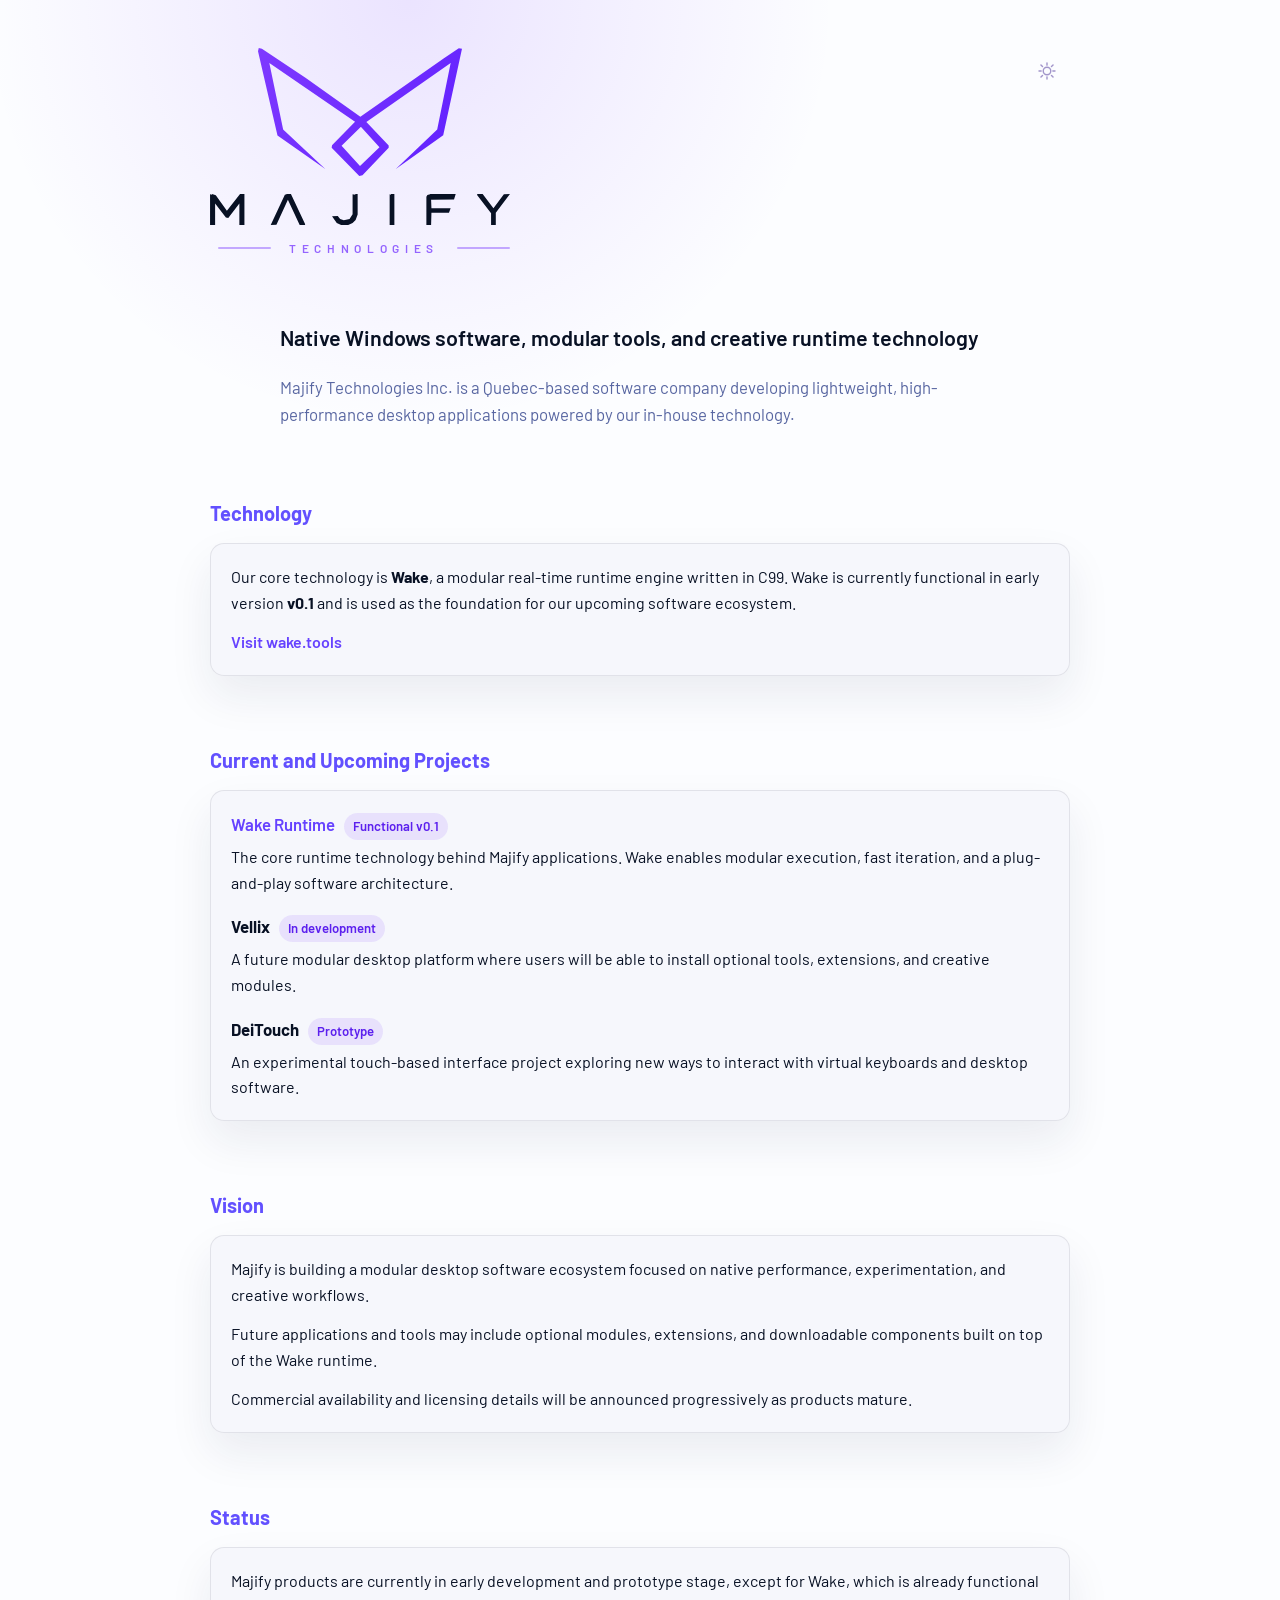
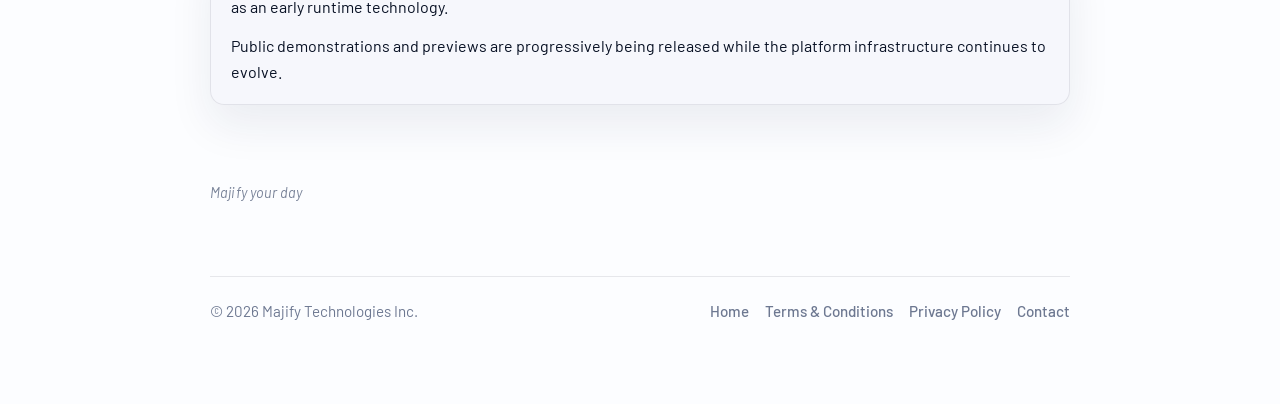
<file: index.html>
<!DOCTYPE html>
<html lang="en">
<head>
  <meta charset="UTF-8">
  <title>Majify Technologies</title>
  <meta name="viewport" content="width=device-width, initial-scale=1.0">
  <meta name="description" content="Majify Technologies Inc. develops native Windows software, modular tools, and runtime technology powered by Wake.">
  <link href="https://fonts.googleapis.com/css2?family=Barlow:wght@400;600;700&display=swap" rel="stylesheet">
  <link rel="stylesheet" href="styles/site.css">
  <script src="scripts/site.js" defer></script>
</head>
<body>

  <header data-site-header></header>

  <p class="tagline">
    Native Windows software, modular tools, and creative runtime technology
  </p>

  <p class="subtagline">
    Majify Technologies Inc. is a Quebec-based software company developing lightweight,
    high-performance desktop applications powered by our in-house technology.
  </p>

  <section>
    <h2>Technology</h2>

    <div class="card">
      <p>
        Our core technology is <strong>Wake</strong>, a modular real-time runtime engine written in C99.
        Wake is currently functional in early version <strong>v0.1</strong> and is used as the foundation
        for our upcoming software ecosystem.
      </p>

      <p>
        <a href="https://wake.tools" target="_blank" rel="noopener">Visit wake.tools</a>
      </p>
    </div>
  </section>

  <section>
    <h2>Current and Upcoming Projects</h2>

    <div class="card">
      <div class="project">
        <div class="project-title">
          <a href="https://wake.tools" target="_blank" rel="noopener">Wake Runtime</a>
          <span class="status">Functional v0.1</span>
        </div>

        <p>
          The core runtime technology behind Majify applications. Wake enables modular execution,
          fast iteration, and a plug-and-play software architecture.
        </p>
      </div>

      <div class="project">
        <div class="project-title">
          Vellix
          <span class="status">In development</span>
        </div>

        <p>
          A future modular desktop platform where users will be able to install optional tools,
          extensions, and creative modules.
        </p>
      </div>

      <div class="project">
        <div class="project-title">
          DeiTouch
          <span class="status">Prototype</span>
        </div>

        <p>
          An experimental touch-based interface project exploring new ways to interact with
          virtual keyboards and desktop software.
        </p>
      </div>
    </div>
  </section>

  <!--
  <section>
    <h2>Prototype Demonstration</h2>

    <div class="card">
      <p>
        One of our public prototype demonstrations is DeiTouch, shown through the GlassTyping project.
      </p>

      <p>
        <a href="https://www.youtube.com/watch?v=2ECTJaV08eM" target="_blank" rel="noopener">
          Watch the DeiTouch prototype video
        </a>
      </p>

      <p>
        The video demonstrates one of our prototype applications running on the Wake runtime.
      </p>
    </div>
  </section>
  -->

  <section>
    <h2>Vision</h2>

    <div class="card">
      <p>
        Majify is building a modular desktop software ecosystem focused on
        native performance, experimentation, and creative workflows.
      </p>

      <p>
        Future applications and tools may include optional modules,
        extensions, and downloadable components built on top of the Wake runtime.
      </p>

      <p>
        Commercial availability and licensing details will be announced
        progressively as products mature.
      </p>
    </div>
  </section>

  <section>
    <h2>Status</h2>

    <div class="card">
      <p>
        Majify products are currently in early development and prototype stage,
        except for Wake, which is already functional as an early runtime technology.
      </p>

      <p>
        Public demonstrations and previews are progressively being released
        while the platform infrastructure continues to evolve.
      </p>
    </div>
  </section>

  <p class="typewriter" id="typewriter"></p>

  <footer data-site-footer></footer>

</body>
</html>
</file>
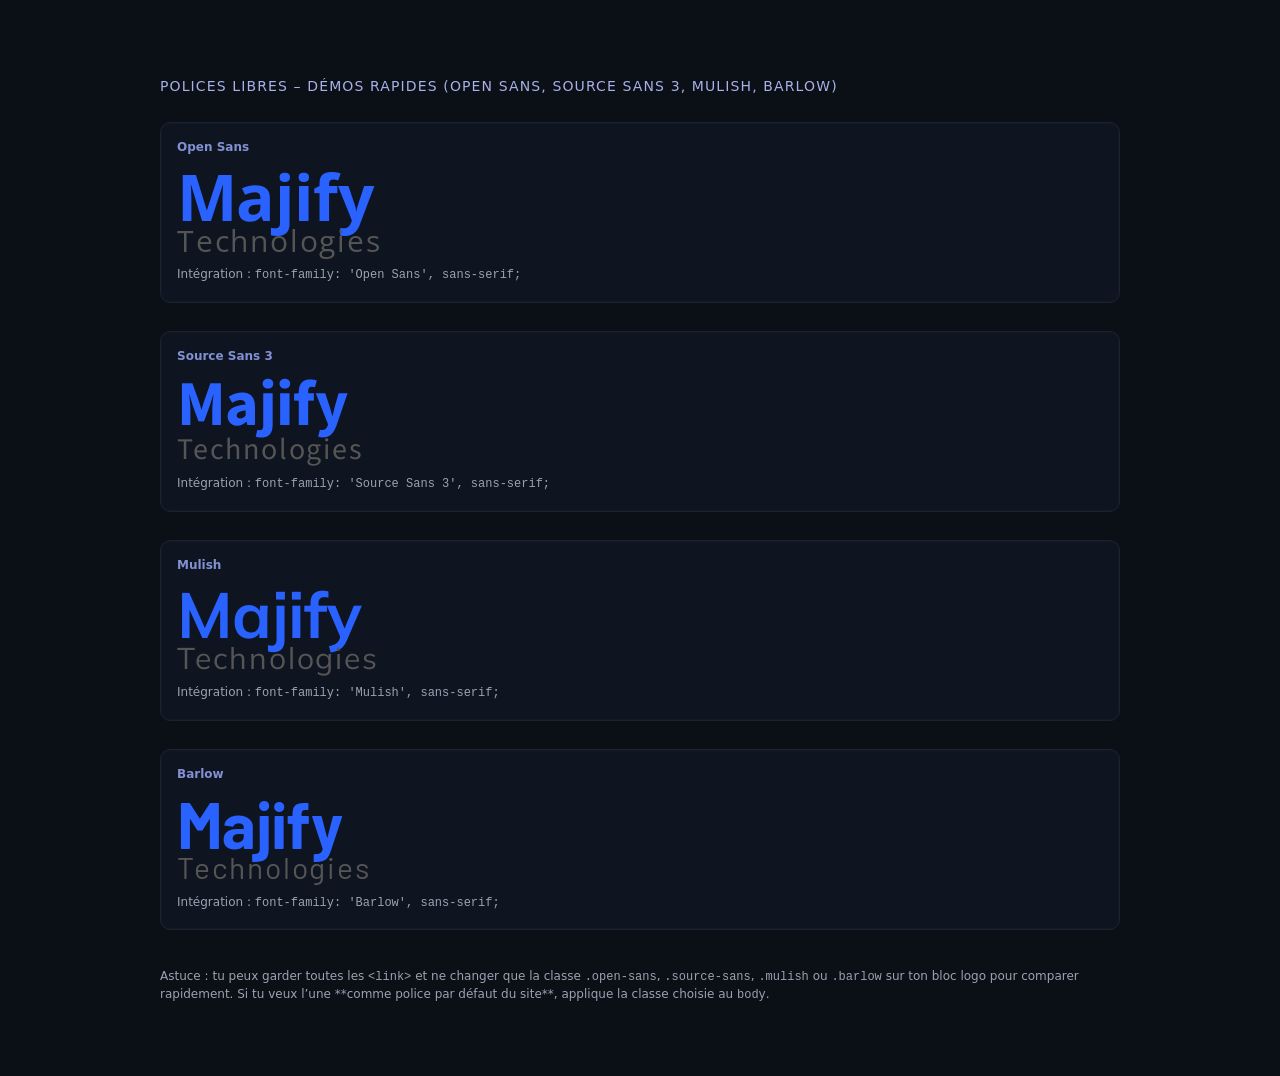
<file: police-test.html>
<!DOCTYPE html>
<html lang="fr">
<head>
  <meta charset="utf-8" />
  <meta name="viewport" content="width=device-width,initial-scale=1" />
  <title>Majify Technologies — Polices libres (Open Sans, Source Sans 3, Mulish, Barlow)</title>

  <!-- Google Fonts -->
  <link href="https://fonts.googleapis.com/css2?family=Open+Sans:wght@400;700&family=Source+Sans+3:wght@400;700&family=Mulish:wght@400;700&family=Barlow:wght@400;700&display=swap" rel="stylesheet">

  <style>
    :root{
      --majify-blue:#2962FF;
      --tech-gray:#555;
      --bg:#0b0f16;
      --fg:#e7e7e7;
    }
    html,body{margin:0;padding:0;background:var(--bg);color:var(--fg);font-family:system-ui,Segoe UI,Roboto,Ubuntu,Helvetica,Arial,sans-serif}
    .wrap{max-width:960px;margin:6vh auto;padding:24px 20px;display:grid;gap:28px}

    /* Gabarit commun */
    .logo{
      line-height:1.05;
      user-select:none;
    }
    .logo .maj{
      display:block;
      font-weight:700;
      font-size:clamp(28px,6.2vw,64px);
      letter-spacing:-0.01em;
      color:var(--majify-blue);
    }
    .logo .tech{
      display:block;
      font-weight:400;
      font-size:clamp(16px,3.2vw,30px);
      color:var(--tech-gray);
      letter-spacing:0.06em;
      margin-top:-0.18em;
    }

    /* Variantes de police */
    .open-sans   { font-family: 'Open Sans', system-ui, -apple-system, Segoe UI, Roboto, Ubuntu, Arial, sans-serif; }
    .source-sans { font-family: 'Source Sans 3', system-ui, -apple-system, Segoe UI, Roboto, Ubuntu, Arial, sans-serif; }
    .mulish      { font-family: 'Mulish', system-ui, -apple-system, Segoe UI, Roboto, Ubuntu, Arial, sans-serif; }
    .barlow      { font-family: 'Barlow', system-ui, -apple-system, Segoe UI, Roboto, Ubuntu, Arial, sans-serif; }

    /* Bandeau titre */
    .title{opacity:.9;font-size:14px;letter-spacing:.08em;text-transform:uppercase;color:#b9c3ff}

    /* Cartes de preview */
    .card{
      border:1px solid #1b2230;border-radius:10px;background:#0e1420;padding:18px 16px;
      box-shadow: 0 0 0 1px rgba(255,255,255,0.02) inset;
    }
    .label{font:600 12px/1 system-ui,Segoe UI,Roboto,Ubuntu,Arial,sans-serif;opacity:.8;margin-bottom:10px;color:#9fb1ff}
    .note{font:500 12px/1.4 system-ui,Segoe UI,Roboto,Ubuntu,Arial,sans-serif;color:#9aa3b2;margin-top:10px}
    a{color:#8fb6ff;text-decoration:none}
    a:hover{text-decoration:underline}
  </style>
</head>
<body>
  <main class="wrap">
    <div class="title">Polices libres – démos rapides (Open Sans, Source Sans 3, Mulish, Barlow)</div>

    <!-- Open Sans -->
    <section class="card">
      <div class="label">Open Sans</div>
      <div class="logo open-sans" aria-label="Majify Technologies en Open Sans">
        <span class="maj">Majify</span>
        <span class="tech">Technologies</span>
      </div>
      <div class="note">
        Intégration : <code>font-family: 'Open Sans', sans-serif;</code>
      </div>
    </section>

    <!-- Source Sans 3 -->
    <section class="card">
      <div class="label">Source Sans 3</div>
      <div class="logo source-sans" aria-label="Majify Technologies en Source Sans 3">
        <span class="maj">Majify</span>
        <span class="tech">Technologies</span>
      </div>
      <div class="note">
        Intégration : <code>font-family: 'Source Sans 3', sans-serif;</code>
      </div>
    </section>

    <!-- Mulish -->
    <section class="card">
      <div class="label">Mulish</div>
      <div class="logo mulish" aria-label="Majify Technologies en Mulish">
        <span class="maj">Majify</span>
        <span class="tech">Technologies</span>
      </div>
      <div class="note">
        Intégration : <code>font-family: 'Mulish', sans-serif;</code>
      </div>
    </section>

    <!-- Barlow -->
    <section class="card">
      <div class="label">Barlow</div>
      <div class="logo barlow" aria-label="Majify Technologies en Barlow">
        <span class="maj">Majify</span>
        <span class="tech">Technologies</span>
      </div>
      <div class="note">
        Intégration : <code>font-family: 'Barlow', sans-serif;</code>
      </div>
    </section>

    <div class="note">
      Astuce : tu peux garder toutes les <code>&lt;link&gt;</code> et ne changer que la classe <code>.open-sans</code>, <code>.source-sans</code>, <code>.mulish</code> ou <code>.barlow</code> sur ton bloc logo pour comparer rapidement.  
      Si tu veux l’une **comme police par défaut du site**, applique la classe choisie au <code>body</code>.
    </div>
  </main>
</body>
</html>
</file>
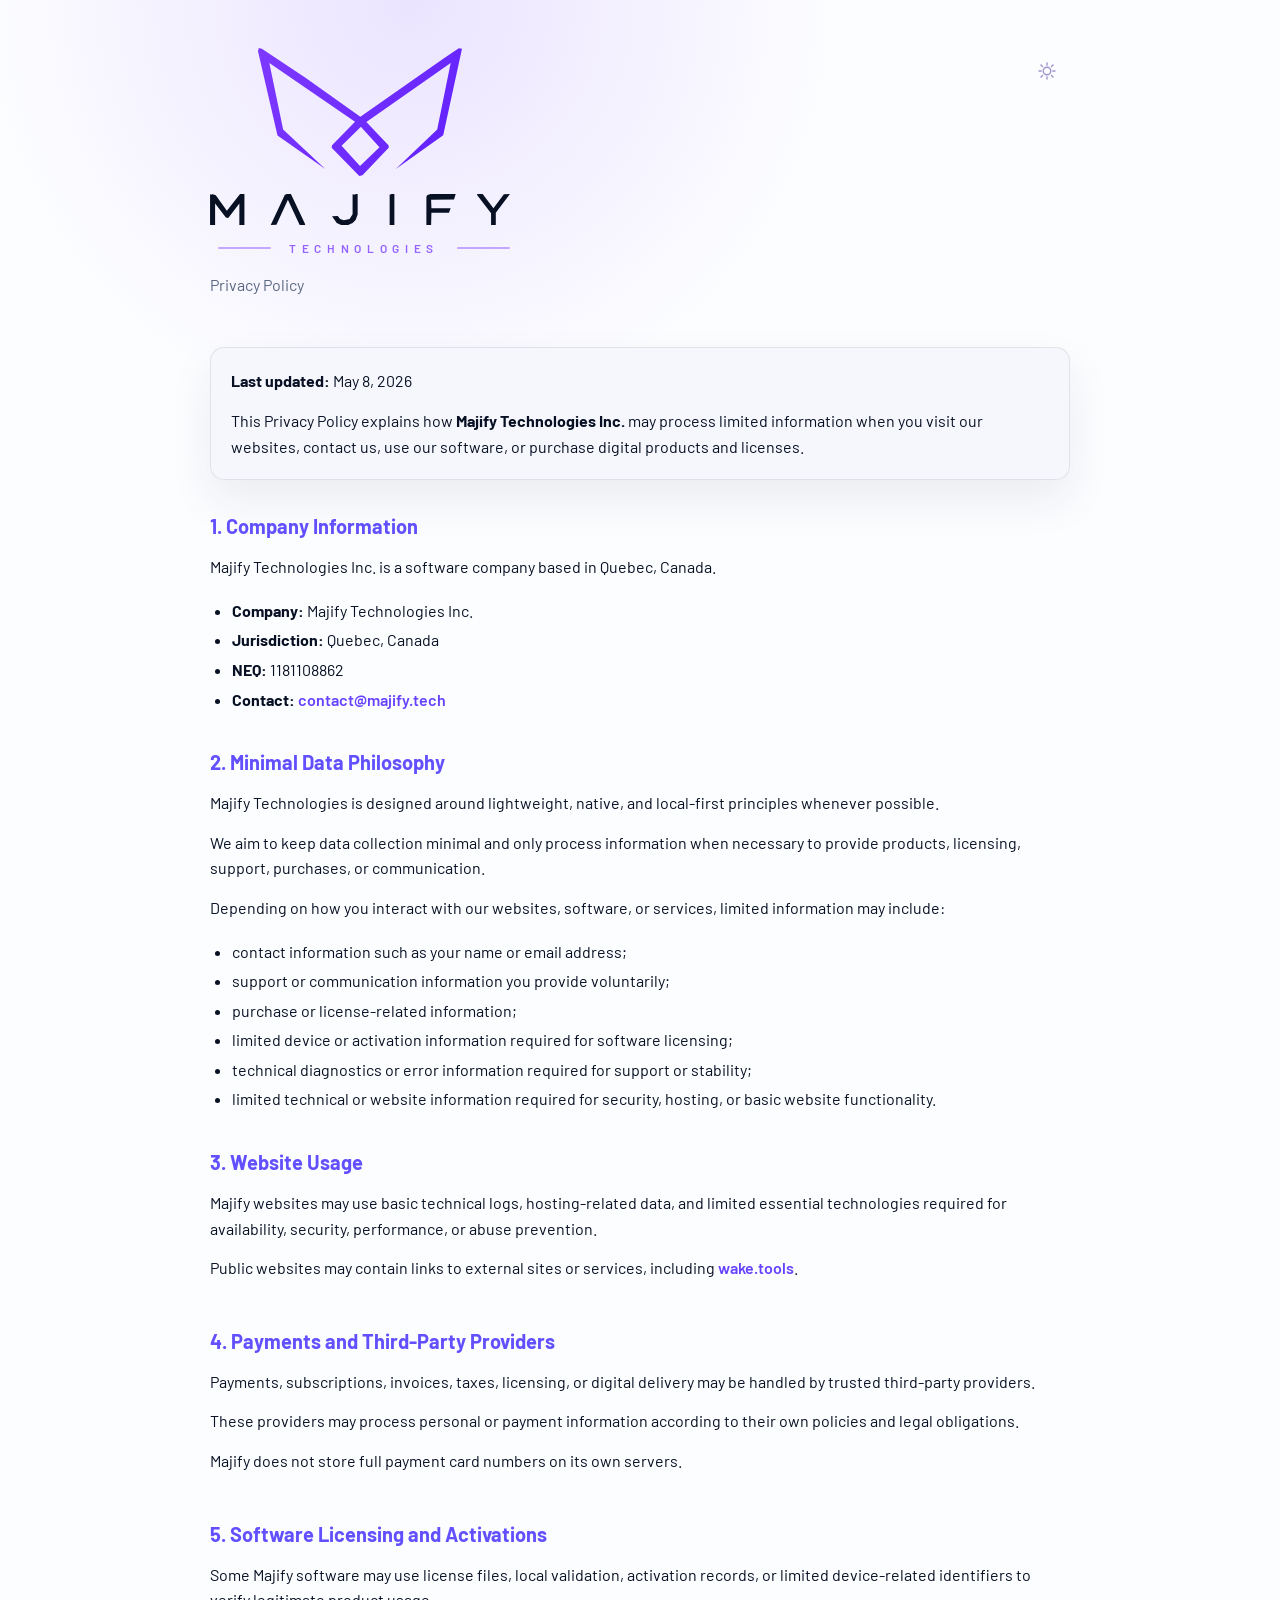
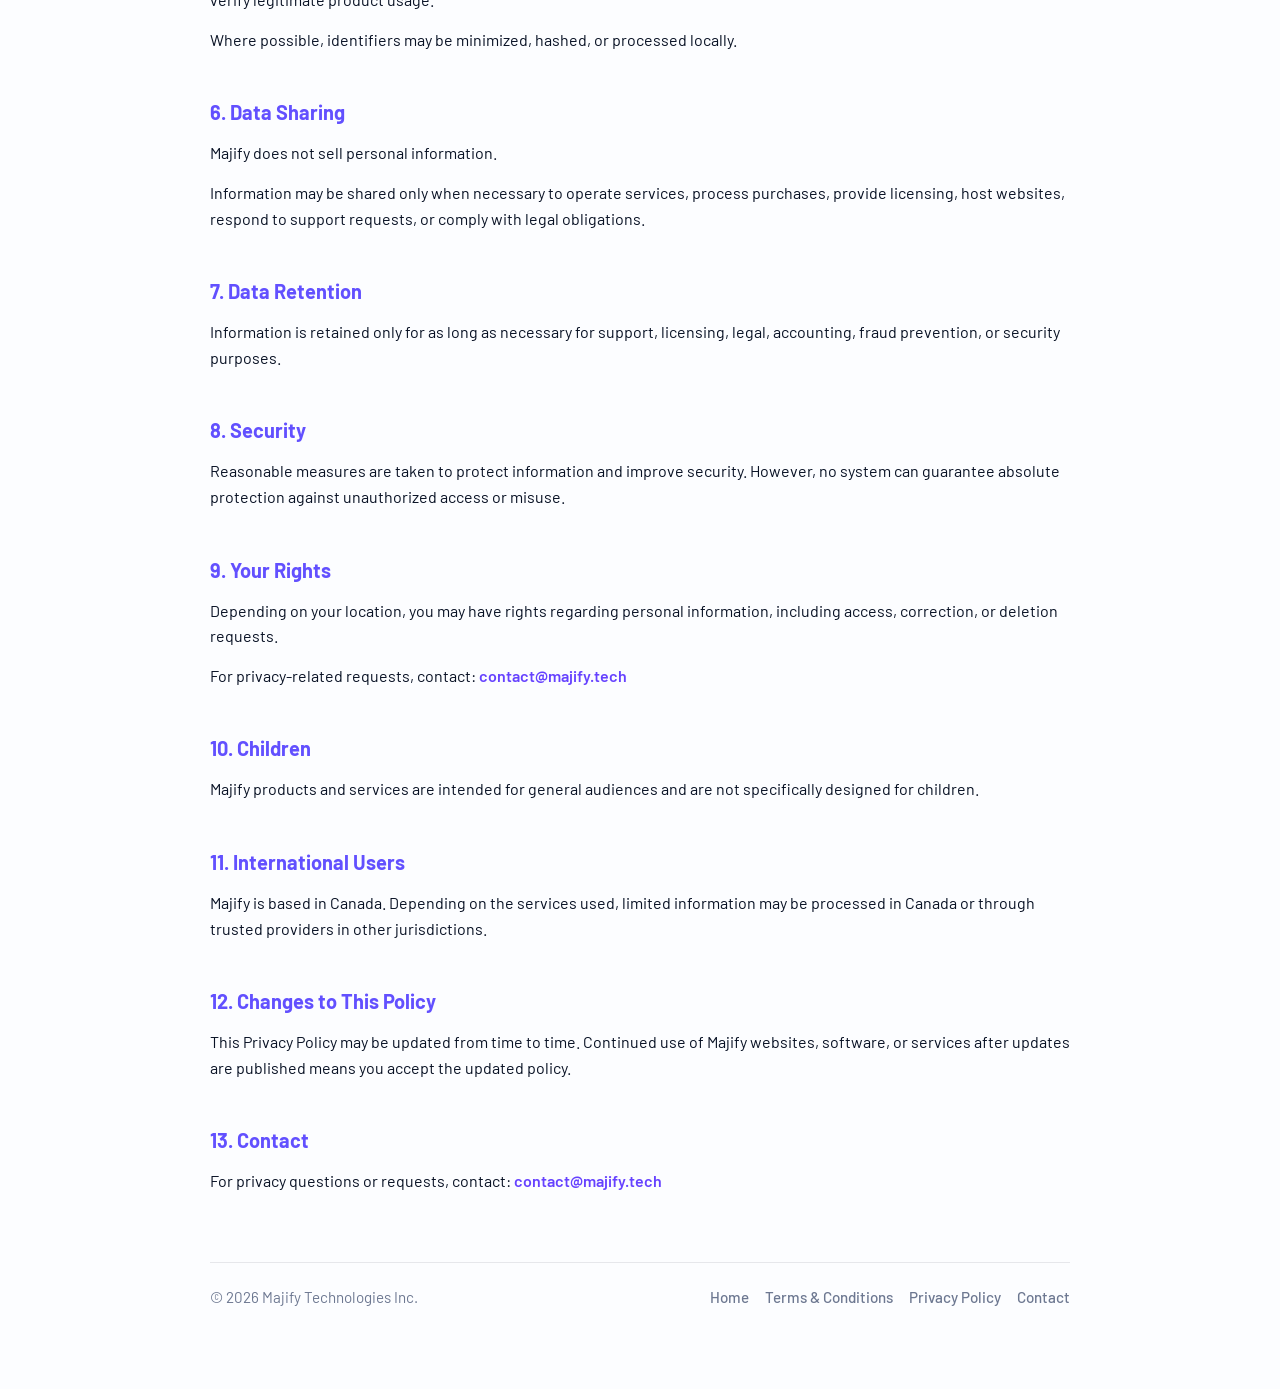
<file: privacy.html>
<!DOCTYPE html>
<html lang="en">
<head>
  <meta charset="UTF-8">
  <title>Privacy Policy | Majify Technologies</title>
  <meta name="viewport" content="width=device-width, initial-scale=1.0">
  <meta name="description" content="Privacy Policy for Majify Technologies Inc.">
  <link href="https://fonts.googleapis.com/css2?family=Barlow:wght@400;600;700&display=swap" rel="stylesheet">
  <link rel="stylesheet" href="styles/site.css">
  <script src="scripts/site.js" defer></script>
</head>
<body>

  <header data-site-header data-page-label="Privacy Policy"></header>

  <div class="card">
    <p><strong>Last updated:</strong> May 8, 2026</p>

    <p>
      This Privacy Policy explains how <strong>Majify Technologies Inc.</strong>
      may process limited information when you visit our websites, contact us,
      use our software, or purchase digital products and licenses.
    </p>
  </div>

  <h2>1. Company Information</h2>

  <p>
    Majify Technologies Inc. is a software company based in Quebec, Canada.
  </p>

  <ul>
    <li><strong>Company:</strong> Majify Technologies Inc.</li>
    <li><strong>Jurisdiction:</strong> Quebec, Canada</li>
    <li><strong>NEQ:</strong> 1181108862</li>
    <li><strong>Contact:</strong> <a href="mailto:contact@majify.tech">contact@majify.tech</a></li>
  </ul>

  <h2>2. Minimal Data Philosophy</h2>

  <p>
    Majify Technologies is designed around lightweight, native, and local-first principles whenever possible.
  </p>

  <p>
    We aim to keep data collection minimal and only process information when necessary
    to provide products, licensing, support, purchases, or communication.
  </p>

  <p>
    Depending on how you interact with our websites, software, or services,
    limited information may include:
  </p>

  <ul>
    <li>contact information such as your name or email address;</li>
    <li>support or communication information you provide voluntarily;</li>
    <li>purchase or license-related information;</li>
    <li>limited device or activation information required for software licensing;</li>
    <li>technical diagnostics or error information required for support or stability;</li>
    <li>limited technical or website information required for security, hosting, or basic website functionality.</li>
  </ul>

  <h2>3. Website Usage</h2>

  <p>
    Majify websites may use basic technical logs, hosting-related data, and limited essential technologies
    required for availability, security, performance, or abuse prevention.
  </p>

  <p>
    Public websites may contain links to external sites or services, including <a href="https://wake.tools" target="_blank" rel="noopener">wake.tools</a>.
  </p>

  <h2>4. Payments and Third-Party Providers</h2>

  <p>
    Payments, subscriptions, invoices, taxes, licensing, or digital delivery may be handled
    by trusted third-party providers.
  </p>

  <p>
    These providers may process personal or payment information according to their own
    policies and legal obligations.
  </p>

  <p>
    Majify does not store full payment card numbers on its own servers.
  </p>

  <h2>5. Software Licensing and Activations</h2>

  <p>
    Some Majify software may use license files, local validation, activation records,
    or limited device-related identifiers to verify legitimate product usage.
  </p>

  <p>
    Where possible, identifiers may be minimized, hashed, or processed locally.
  </p>

  <h2>6. Data Sharing</h2>

  <p>
    Majify does not sell personal information.
  </p>

  <p>
    Information may be shared only when necessary to operate services,
    process purchases, provide licensing, host websites, respond to support requests,
    or comply with legal obligations.
  </p>

  <h2>7. Data Retention</h2>

  <p>
    Information is retained only for as long as necessary for support,
    licensing, legal, accounting, fraud prevention, or security purposes.
  </p>

  <h2>8. Security</h2>

  <p>
    Reasonable measures are taken to protect information and improve security.
    However, no system can guarantee absolute protection against unauthorized access or misuse.
  </p>

  <h2>9. Your Rights</h2>

  <p>
    Depending on your location, you may have rights regarding personal information,
    including access, correction, or deletion requests.
  </p>

  <p>
    For privacy-related requests, contact:
    <a href="mailto:contact@majify.tech">contact@majify.tech</a>
  </p>

  <h2>10. Children</h2>

  <p>
    Majify products and services are intended for general audiences and are not specifically designed for children.
  </p>

  <h2>11. International Users</h2>

  <p>
    Majify is based in Canada. Depending on the services used,
    limited information may be processed in Canada or through trusted providers in other jurisdictions.
  </p>

  <h2>12. Changes to This Policy</h2>

  <p>
    This Privacy Policy may be updated from time to time.
    Continued use of Majify websites, software, or services after updates are published
    means you accept the updated policy.
  </p>

  <h2>13. Contact</h2>

  <p>
    For privacy questions or requests, contact:
    <a href="mailto:contact@majify.tech">contact@majify.tech</a>
  </p>

  <footer data-site-footer></footer>

</body>
</html>
</file>
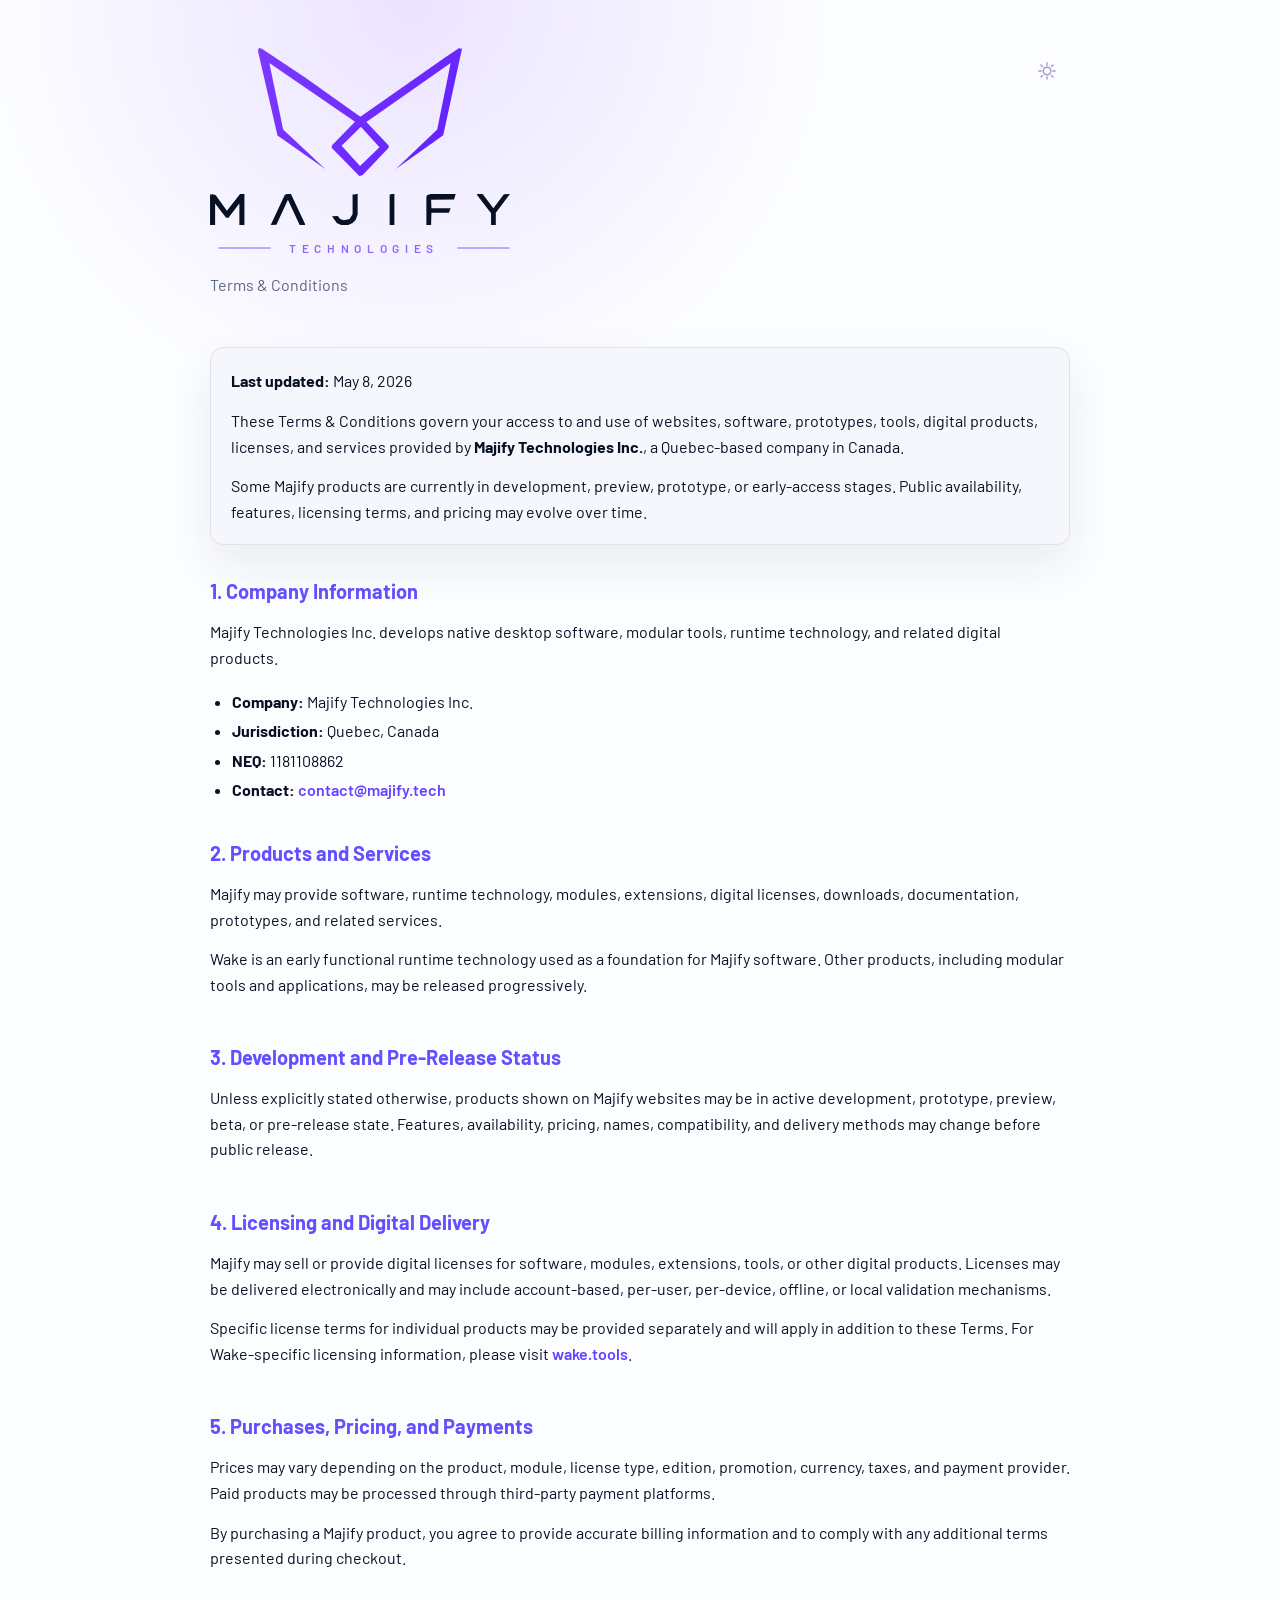
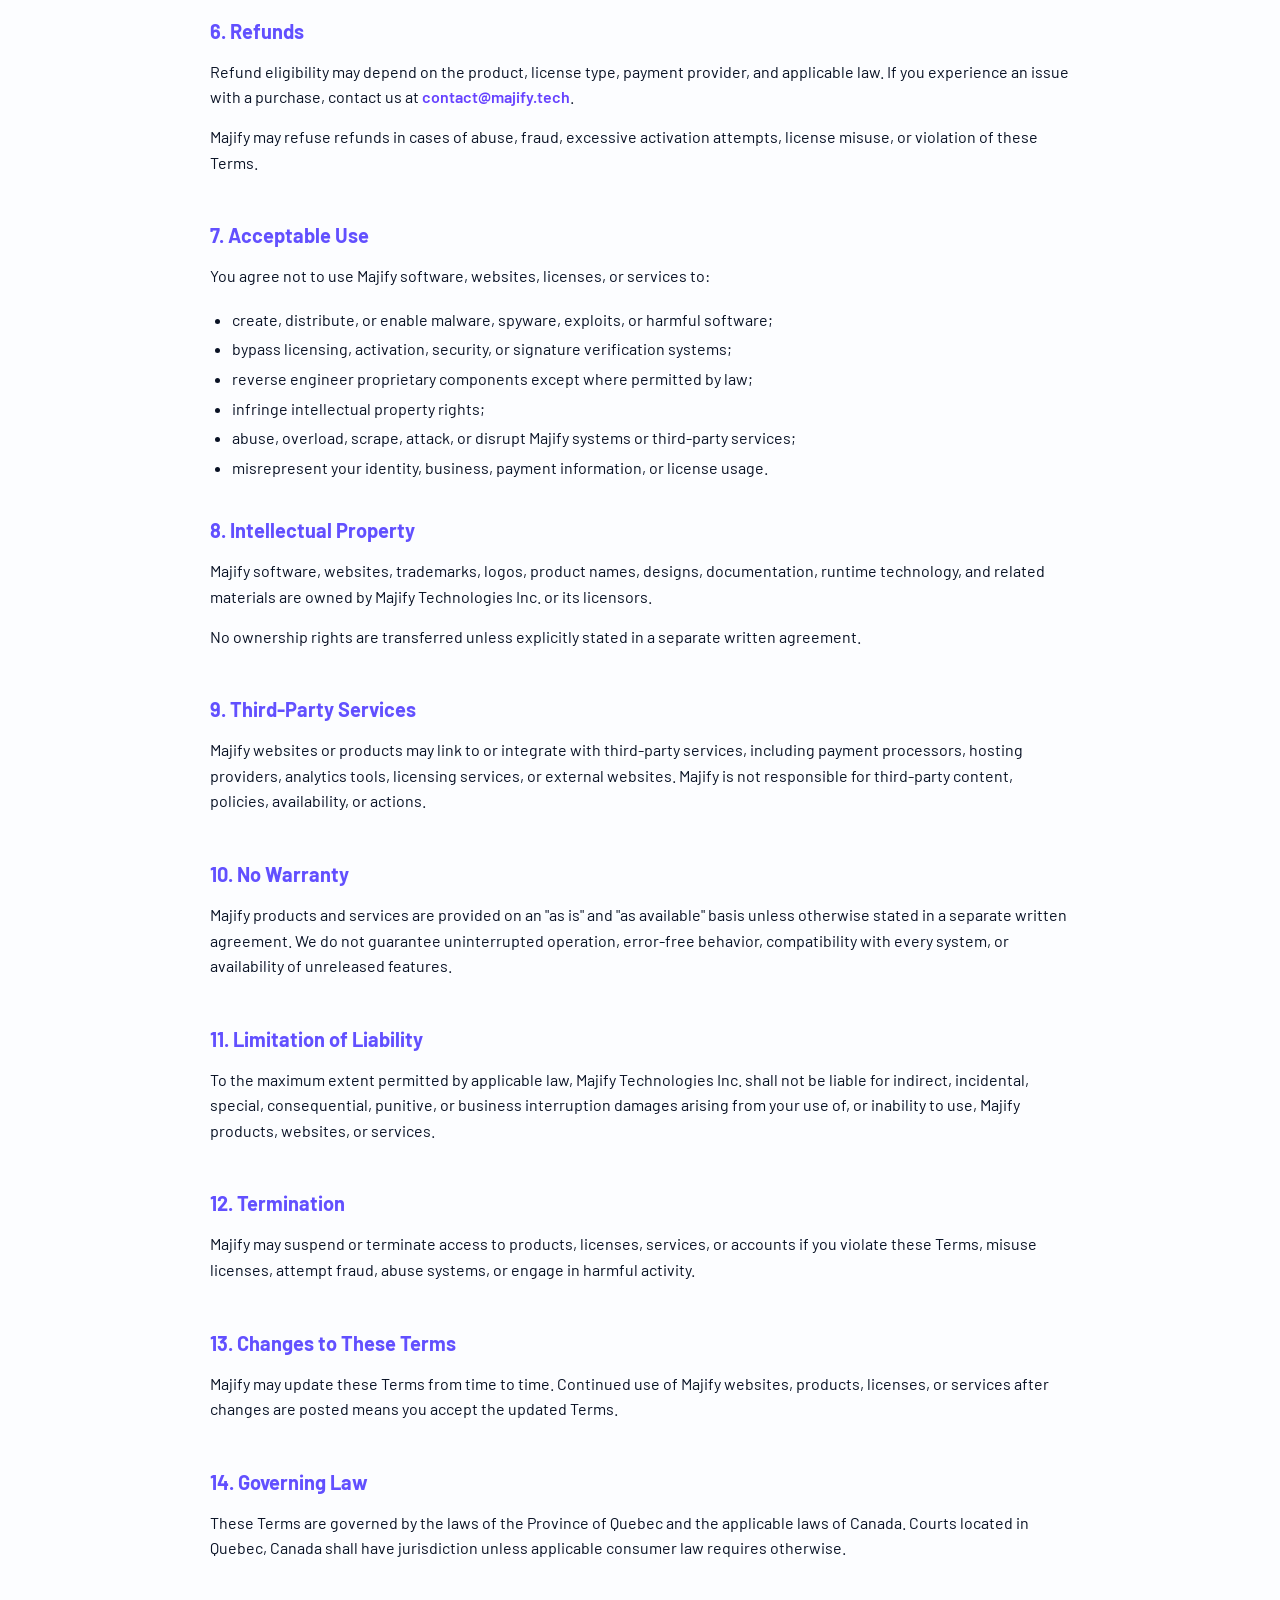
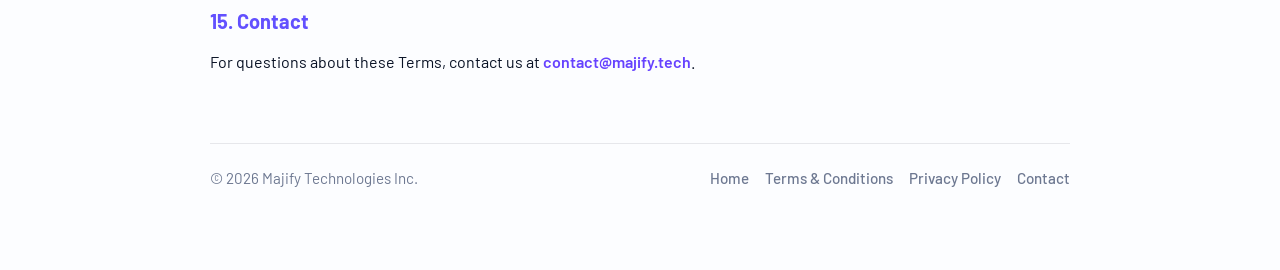
<file: terms.html>
<!DOCTYPE html>
<html lang="en">
<head>
  <meta charset="UTF-8">
  <title>Terms &amp; Conditions | Majify Technologies</title>
  <meta name="viewport" content="width=device-width, initial-scale=1.0">
  <meta name="description" content="Terms and Conditions for Majify Technologies Inc.">
  <link href="https://fonts.googleapis.com/css2?family=Barlow:wght@400;600;700&display=swap" rel="stylesheet">
  <link rel="stylesheet" href="styles/site.css">
  <script src="scripts/site.js" defer></script>
</head>
<body>

  <header data-site-header data-page-label="Terms &amp; Conditions"></header>

  <div class="card">
    <p><strong>Last updated:</strong> May 8, 2026</p>

    <p>
      These Terms &amp; Conditions govern your access to and use of websites, software,
      prototypes, tools, digital products, licenses, and services provided by
      <strong>Majify Technologies Inc.</strong>, a Quebec-based company in Canada.
    </p>

    <p>
      Some Majify products are currently in development, preview, prototype, or early-access stages.
      Public availability, features, licensing terms, and pricing may evolve over time.
    </p>
  </div>

  <h2>1. Company Information</h2>

  <p>
    Majify Technologies Inc. develops native desktop software, modular tools,
    runtime technology, and related digital products.
  </p>

  <ul>
    <li><strong>Company:</strong> Majify Technologies Inc.</li>
    <li><strong>Jurisdiction:</strong> Quebec, Canada</li>
    <li><strong>NEQ:</strong> 1181108862</li>
    <li><strong>Contact:</strong> <a href="mailto:contact@majify.tech">contact@majify.tech</a></li>
  </ul>

  <h2>2. Products and Services</h2>

  <p>
    Majify may provide software, runtime technology, modules, extensions,
    digital licenses, downloads, documentation, prototypes, and related services.
  </p>

  <p>
    Wake is an early functional runtime technology used as a foundation for Majify software.
    Other products, including modular tools and applications, may be released progressively.
  </p>

  <h2>3. Development and Pre-Release Status</h2>

  <p>
    Unless explicitly stated otherwise, products shown on Majify websites may be in active development,
    prototype, preview, beta, or pre-release state. Features, availability, pricing, names,
    compatibility, and delivery methods may change before public release.
  </p>

  <h2>4. Licensing and Digital Delivery</h2>

  <p>
    Majify may sell or provide digital licenses for software, modules, extensions, tools,
    or other digital products. Licenses may be delivered electronically and may include
    account-based, per-user, per-device, offline, or local validation mechanisms.
  </p>

  <p>
    Specific license terms for individual products may be provided separately and will apply
    in addition to these Terms. For Wake-specific licensing information, please visit
    <a href="https://wake.tools" target="_blank" rel="noopener">wake.tools</a>.
  </p>

  <h2>5. Purchases, Pricing, and Payments</h2>

  <p>
    Prices may vary depending on the product, module, license type, edition, promotion,
    currency, taxes, and payment provider. Paid products may be processed through third-party
    payment platforms.
  </p>

  <p>
    By purchasing a Majify product, you agree to provide accurate billing information and to comply
    with any additional terms presented during checkout.
  </p>

  <h2>6. Refunds</h2>

  <p>
    Refund eligibility may depend on the product, license type, payment provider, and applicable law.
    If you experience an issue with a purchase, contact us at
    <a href="mailto:contact@majify.tech">contact@majify.tech</a>.
  </p>

  <p>
    Majify may refuse refunds in cases of abuse, fraud, excessive activation attempts,
    license misuse, or violation of these Terms.
  </p>

  <h2>7. Acceptable Use</h2>

  <p>You agree not to use Majify software, websites, licenses, or services to:</p>

  <ul>
    <li>create, distribute, or enable malware, spyware, exploits, or harmful software;</li>
    <li>bypass licensing, activation, security, or signature verification systems;</li>
    <li>reverse engineer proprietary components except where permitted by law;</li>
    <li>infringe intellectual property rights;</li>
    <li>abuse, overload, scrape, attack, or disrupt Majify systems or third-party services;</li>
    <li>misrepresent your identity, business, payment information, or license usage.</li>
  </ul>

  <h2>8. Intellectual Property</h2>

  <p>
    Majify software, websites, trademarks, logos, product names, designs, documentation,
    runtime technology, and related materials are owned by Majify Technologies Inc. or its licensors.
  </p>

  <p>
    No ownership rights are transferred unless explicitly stated in a separate written agreement.
  </p>

  <h2>9. Third-Party Services</h2>

  <p>
    Majify websites or products may link to or integrate with third-party services, including
    payment processors, hosting providers, analytics tools, licensing services, or external websites.
    Majify is not responsible for third-party content, policies, availability, or actions.
  </p>

  <h2>10. No Warranty</h2>

  <p>
    Majify products and services are provided on an "as is" and "as available" basis unless
    otherwise stated in a separate written agreement. We do not guarantee uninterrupted operation,
    error-free behavior, compatibility with every system, or availability of unreleased features.
  </p>

  <h2>11. Limitation of Liability</h2>

  <p>
    To the maximum extent permitted by applicable law, Majify Technologies Inc. shall not be liable
    for indirect, incidental, special, consequential, punitive, or business interruption damages
    arising from your use of, or inability to use, Majify products, websites, or services.
  </p>

  <h2>12. Termination</h2>

  <p>
    Majify may suspend or terminate access to products, licenses, services, or accounts if you violate
    these Terms, misuse licenses, attempt fraud, abuse systems, or engage in harmful activity.
  </p>

  <h2>13. Changes to These Terms</h2>

  <p>
    Majify may update these Terms from time to time. Continued use of Majify websites, products,
    licenses, or services after changes are posted means you accept the updated Terms.
  </p>

  <h2>14. Governing Law</h2>

  <p>
    These Terms are governed by the laws of the Province of Quebec and the applicable laws of Canada.
    Courts located in Quebec, Canada shall have jurisdiction unless applicable consumer law requires otherwise.
  </p>

  <h2>15. Contact</h2>

  <p>
    For questions about these Terms, contact us at
    <a href="mailto:contact@majify.tech">contact@majify.tech</a>.
  </p>

  <footer data-site-footer></footer>

</body>
</html>
</file>
<file: styles/site.css>
html {
  --bg: #fcfdff;
  --blue: #6f2cff;
  --blue-strong: #5c20ee;
  --heading: #6250ff;
  --subheading: #5967a2;
  --link: #6642ff;
  --text: #081124;
  --muted: #5b6781;
  --soft: rgba(245, 247, 252, 0.9);
  --border: rgba(11, 20, 40, 0.09);
  --footer: #6d7891;
  --brand-secondary: rgba(111, 44, 255, 0.72);
  --brand-secondary-line: rgba(111, 44, 255, 0.38);
  --toggle-icon: rgba(85, 61, 157, 0.54);
  --toggle-glow: rgba(111, 44, 255, 0.025);
  --toggle-glow-strong: rgba(111, 44, 255, 0.08);
  --shadow: 0 20px 44px rgba(28, 41, 73, 0.08);
  background: var(--bg);
}

html[data-theme="dark"] {
  --bg: #050814;
  --blue: #8f63ff;
  --blue-strong: #a585ff;
  --heading: #8d86ff;
  --subheading: #9aa8dc;
  --link: #9173ff;
  --text: #f5f7ff;
  --muted: #aab4ca;
  --soft: rgba(12, 18, 33, 0.9);
  --border: rgba(164, 178, 209, 0.14);
  --footer: #96a1b8;
  --brand-secondary: rgba(165, 133, 255, 0.76);
  --brand-secondary-line: rgba(165, 133, 255, 0.32);
  --toggle-icon: rgba(232, 236, 255, 0.72);
  --toggle-glow: rgba(143, 99, 255, 0.04);
  --toggle-glow-strong: rgba(143, 99, 255, 0.1);
  --shadow: 0 24px 50px rgba(0, 0, 0, 0.28);
}

* {
  box-sizing: border-box;
}

body {
  font-family: "Barlow", sans-serif;
  position: relative;
  isolation: isolate;
  min-height: 100vh;
  margin: 0;
  padding: 48px 22px 80px;
  display: flex;
  flex-direction: column;
  align-items: center;
  color: var(--text);
  line-height: 1.6;
  background: transparent;
  transition: background-color 0.25s ease, color 0.25s ease;
  overflow-x: hidden;
}

body::before {
  content: "";
  position: fixed;
  inset: 0;
  z-index: 0;
  background:
    radial-gradient(circle at 32% 0%, rgba(111, 44, 255, 0.12), transparent 34%),
    var(--bg);
  pointer-events: none;
}

body > * {
  position: relative;
  z-index: 1;
  width: min(100%, 860px);
  flex: 0 0 auto;
}

[data-site-header] {
  margin-bottom: 36px;
}

.site-topbar {
  display: flex;
  justify-content: space-between;
  align-items: flex-start;
  gap: 22px;
}

.site-brand-link {
  display: inline-block;
  text-decoration: none;
  color: inherit;
}

.site-brand-link:hover {
  text-decoration: none;
}

.site-brand-lockup {
  display: block;
  width: min(100%, 360px);
  transform-origin: center 99%;
  transition: transform 0.22s ease;
}

.site-brand-mark {
  display: block;
  width: 68%;
  height: auto;
  margin-left: 16%;
}

.site-brand-wordmark {
  display: block;
  width: 100%;
  height: auto;
  margin-top: 18px;
}

.site-brand-caption {
  display: flex;
  align-items: center;
  gap: 18px;
  width: calc(100% - 8px);
  margin: 14px 0 0 8px;
  color: var(--brand-secondary);
  font-size: 0.74rem;
  font-weight: 600;
  letter-spacing: 0.48em;
  text-transform: uppercase;
  transition: color 0.2s ease;
}

.site-brand-caption::before,
.site-brand-caption::after {
  content: "";
  flex: 1 1 auto;
  height: 2px;
  border-radius: 999px;
  background: var(--brand-secondary-line);
  opacity: 1;
  transition: background-color 0.2s ease, opacity 0.2s ease;
}

.site-brand-link:hover .site-brand-lockup {
  transform: scale(1.015);
}

.site-brand-link:hover .site-brand-caption {
  color: var(--blue);
}

.site-brand-link:hover .site-brand-caption::before,
.site-brand-link:hover .site-brand-caption::after {
  background: currentColor;
  opacity: 0.72;
}

.theme-toggle {
  flex: 0 0 auto;
  position: relative;
  width: 46px;
  height: 46px;
  padding: 0;
  border: 0;
  border-radius: 0;
  background: transparent;
  color: var(--toggle-icon);
  cursor: pointer;
  transition:
    transform 0.2s ease,
    color 0.2s ease,
    opacity 0.2s ease;
}

.theme-toggle::before {
  content: "";
  position: absolute;
  inset: 8px;
  border-radius: 50%;
  background:
    radial-gradient(circle, var(--toggle-glow) 0%, rgba(111, 44, 255, 0.06) 38%, rgba(111, 44, 255, 0) 74%);
  opacity: 0.16;
  filter: blur(9px);
  transition:
    transform 0.22s ease,
    opacity 0.22s ease,
    filter 0.22s ease;
  pointer-events: none;
}

.theme-toggle:hover {
  transform: translateY(-1px) scale(1.03);
}

.theme-toggle:hover .theme-toggle-icon {
  transform: scale(1.12);
}

.theme-toggle:hover::before {
  opacity: 0.28;
  filter: blur(10px);
  transform: scale(1.03);
}

.theme-toggle:active {
  transform: scale(0.98);
}

.theme-toggle-icon {
  position: absolute;
  inset: 0;
  display: block;
  width: 22px;
  height: 22px;
  margin: auto;
  z-index: 1;
  transition:
    color 0.24s ease,
    transform 0.28s ease,
    opacity 0.24s ease;
  filter: none;
}

.theme-toggle-icon svg {
  display: block;
  width: 100%;
  height: 100%;
}

.theme-toggle-outline,
.theme-toggle-rays,
.theme-toggle-crescent {
  transform-origin: 12px 12px;
  transition:
    opacity 0.24s ease,
    transform 0.32s ease,
    stroke-dashoffset 0.32s ease;
}

.theme-toggle-outline {
  opacity: 1;
}

.theme-toggle-rays {
  opacity: 1;
  stroke-dasharray: 24;
  stroke-dashoffset: 0;
}

.theme-toggle-crescent {
  opacity: 0;
  transform: scale(0.72) rotate(-16deg);
}

html[data-theme="dark"] .theme-toggle-outline {
  opacity: 0;
  transform: scale(0.72);
}

html[data-theme="dark"] .theme-toggle-rays {
  opacity: 0;
  stroke-dashoffset: 24;
  transform: scale(0.72) rotate(-20deg);
}

html[data-theme="dark"] .theme-toggle-crescent {
  opacity: 1;
  transform: scale(1) rotate(0deg);
}

.theme-toggle:focus-visible {
  outline: none;
}

.theme-toggle:focus-visible::after {
  content: "";
  position: absolute;
  inset: 4px;
  border-radius: 50%;
  box-shadow: 0 0 0 2px var(--toggle-glow-strong);
  pointer-events: none;
}

.page-kicker,
.muted {
  color: var(--muted);
  margin-top: 14px;
}

.tagline {
  margin-top: 26px;
  margin-bottom: 20px;
  font-size: 1.35rem;
  font-weight: 600;
  max-width: 720px;
}

.subtagline {
  color: var(--subheading);
  max-width: 720px;
  font-size: 1.05rem;
  margin-bottom: 35px;
}

section {
  margin: 34px 0;
}

h2 {
  color: var(--heading);
  font-size: 1.25rem;
  margin: 30px 0 12px 0;
}

section h2 {
  margin-top: 0;
}

p {
  margin: 0 0 14px 0;
}

p:last-child {
  margin-bottom: 0;
}

ul {
  padding-left: 22px;
  margin: 0;
}

li {
  margin: 4px 0;
}

a {
  color: var(--link);
  text-decoration: none;
  font-weight: 600;
  transition: color 0.18s ease;
}

a:hover {
  text-decoration: underline;
}

.card {
  position: relative;
  background: var(--soft);
  border: 1px solid var(--border);
  border-radius: 14px;
  padding: 20px;
  margin-top: 14px;
  box-shadow: var(--shadow);
  isolation: isolate;
}

.project {
  margin-bottom: 18px;
}

.project:last-child {
  margin-bottom: 0;
}

.project-title {
  font-weight: 700;
  font-size: 1.05rem;
  margin-bottom: 4px;
}

.status {
  display: inline-block;
  font-size: 0.82rem;
  font-weight: 600;
  padding: 3px 9px;
  border-radius: 999px;
  background: rgba(111, 44, 255, 0.1);
  color: var(--blue-strong);
  margin-left: 6px;
  vertical-align: middle;
}

.typewriter {
  color: var(--muted);
  font-size: 0.9rem;
  margin-top: 42px;
  margin-bottom: 18px;
  text-align: left;
  opacity: 0.82;
  white-space: pre-wrap;
  user-select: none;
  letter-spacing: 0.15px;
  font-style: italic;
}

.typewriter a {
  color: var(--muted);
  font-weight: 500;
  text-decoration: none;
  transition: color 0.18s ease;
}

.typewriter a:hover {
  color: var(--blue);
  text-decoration: none;
}

[data-site-footer] {
  margin-top: 54px;
  padding-top: 22px;
  border-top: 1px solid var(--border);
  color: var(--footer);
  font-size: 0.95rem;
}

.footer-row {
  display: flex;
  justify-content: space-between;
  align-items: flex-start;
  gap: 18px;
  flex-wrap: wrap;
}

.footer-links a {
  color: var(--footer);
  font-weight: 500;
  margin-left: 16px;
}

.footer-copy a {
  color: inherit;
  text-decoration: none;
  font-weight: inherit;
}

.footer-copy a:hover {
  text-decoration: underline;
}

.footer-links a:first-child {
  margin-left: 0;
}

.sr-only {
  position: absolute;
  width: 1px;
  height: 1px;
  padding: 0;
  margin: -1px;
  overflow: hidden;
  clip: rect(0, 0, 0, 0);
  white-space: nowrap;
  border: 0;
}

@media (max-width: 700px) {
  body {
    padding: 34px 18px;
  }

  .site-topbar {
    flex-direction: column;
    align-items: flex-start;
  }

  .site-brand-lockup {
    width: min(100%, 320px);
  }

  .site-brand-caption {
    gap: 12px;
    letter-spacing: 0.34em;
  }

  .theme-toggle {
    width: 44px;
    height: 44px;
  }

  .tagline {
    font-size: 1.18rem;
    margin-top: 16px;
    margin-bottom: 20px;
  }

  .subtagline {
    margin-bottom: 24px;
  }

  .footer-row {
    display: block;
  }

  .footer-links {
    margin-top: 8px;
  }

  .footer-links a {
    margin-left: 0;
    margin-right: 14px;
  }

  .typewriter {
    font-size: 0.96rem;
  }
}
</file>
